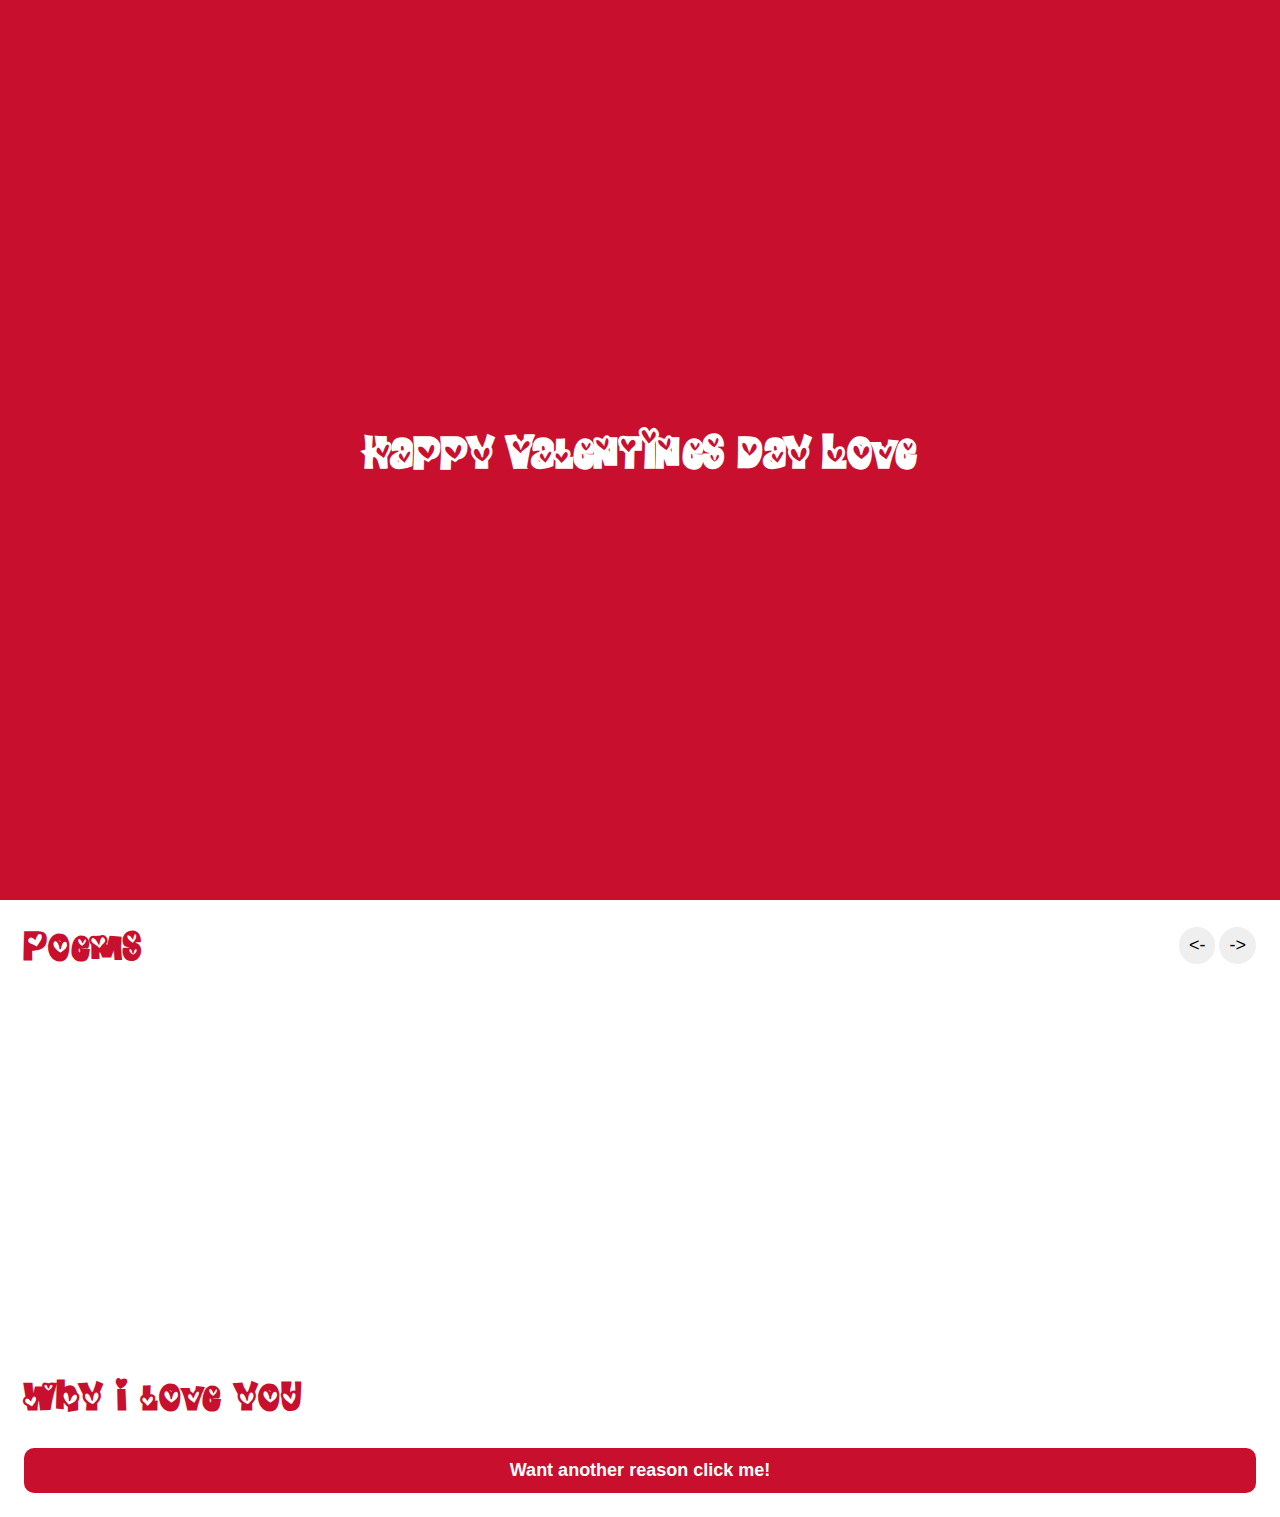
<file: index.html>
<!doctype html>
<html lang="en">
    <head>
        <meta charset="UTF-8" />
        <meta name="viewport" content="width=device-width, initial-scale=1.0" />
        <link rel="stylesheet" href="styles.css" />
        <title>To My Love</title>
    </head>
    <body>
        <section id="landing-section">
            <h1>Happy Valentines Day Love</h1>
            <div id="stacking-hearts"></div>
        </section>
        <section id="poems-section">
            <div>
                <h2>Poems</h2>
                <div>
                    <button id="previous-poem-btn"><-</button>
                    <button id="next-poem-btn">-></button>
                </div>
            </div>
            <p id="poem-container"></p>
        </section>
        <section id="love-section">
            <h2>Why I love you</h2>
            <p id="reason-for-love-container"></p>
            <button id="reason-for-love-btn">
                Want another reason click me!
            </button>
        </section>

        <script src="script.js"></script>
    </body>
</html>
</file>
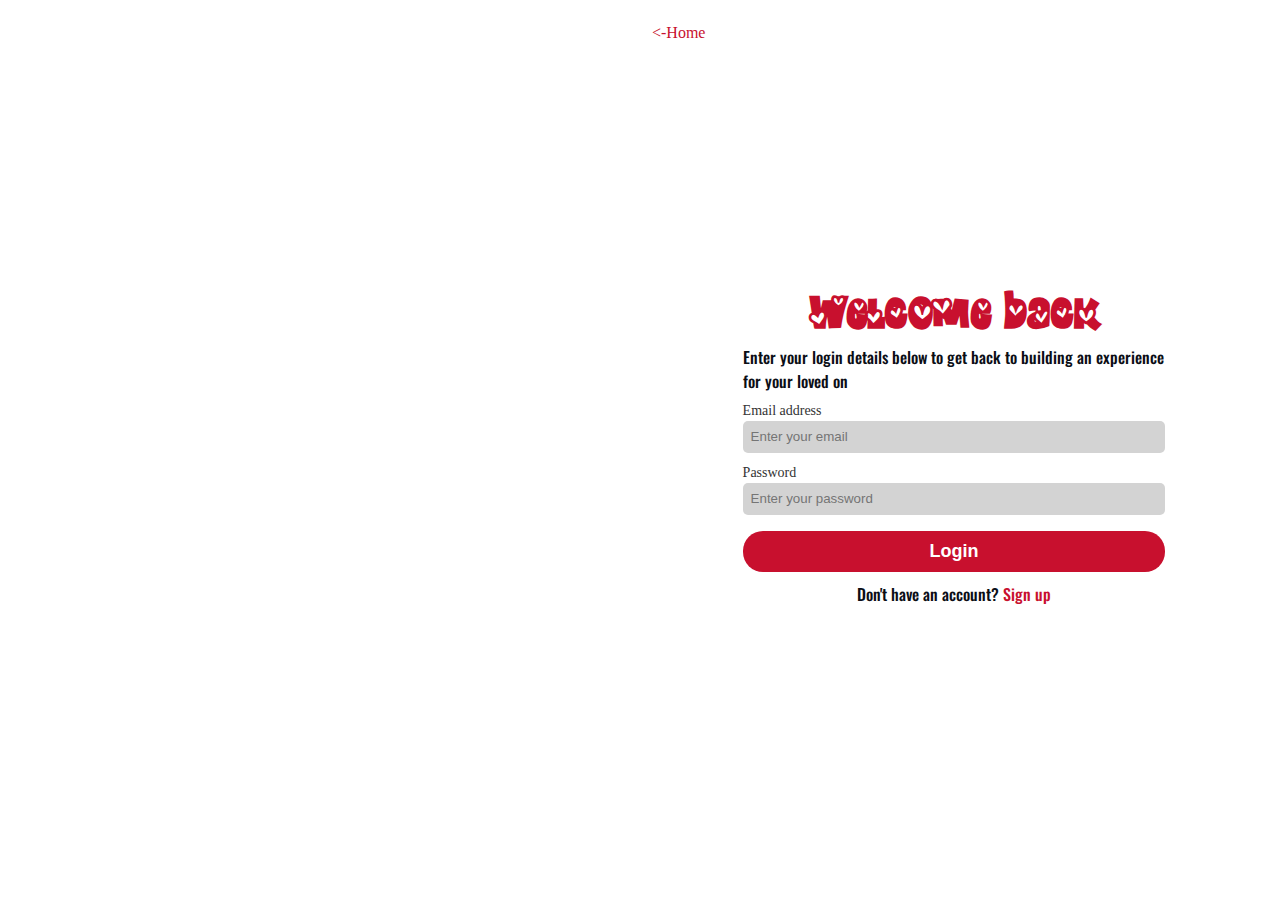
<file: dashboard.html>
<!doctype html>
<html>
  <head>
    <meta charset="UTF-8" />
    <meta name="viewport" content="width=device-width, initial-scale=1.0" />
    <link rel="stylesheet" href="/styles/base.css" />
    <link rel="stylesheet" href="/styles/dashboard.css" />
    <link rel="stylesheet" href="/styles/components.css" />
    <title>To My Love | Dashboard</title>
  </head>
  <body>
    <main>
      <nav>
        <h1>LoveBuilder</h1>
        <div>
          <button id="create-btn">+ Create</button>
          <div>
            <span id="name-text"></span>
          </div>
        </div>
      </nav>
      <section>
        <div>
          <h2>Welcome back, <span>Isaac!</span></h2>
          <p style="color: #676767">
            Ready to build something special for a special someone, family or
            just something cute for a friend?
          </p>
        </div>
        <div class="grid-layout-4">
          <div id="create-card">
            <span>+</span>
            <span>Start a new project</span>
            <span>Choose a template or start blank</span>
          </div>
        </div>
      </section>
    </main>

    <footer class="site-footer">
      <span
        >Made With Love By Isaac Shosanya |
        <a href="design-system.html">Design System</a></span
      >
    </footer>

    <div id="create-modal" class="modal-overlay" style="display: none">
      <div class="modal-content">
        <div class="modal-header">
          <h2>Create Love Message</h2>
          <button class="close-btn" id="close-modal-btn">&times;</button>
        </div>
        <div class="modal-body">
          <form id="create-form" class="styled-form">
            <div class="styled-form-group">
              <label class="styled-label" for="greeting">Greeting</label>
              <div class="styled-input-wrapper">
                <svg
                  class="input-icon"
                  width="16"
                  height="16"
                  viewBox="0 0 24 24"
                  fill="none"
                  stroke="currentColor"
                  stroke-width="2"
                  stroke-linecap="round"
                  stroke-linejoin="round"
                >
                  <path d="M20 21v-2a4 4 0 0 0-4-4H8a4 4 0 0 0-4 4v2"></path>
                  <circle cx="12" cy="7" r="4"></circle>
                </svg>

                <input
                  type="text"
                  id="greeting"
                  class="styled-input"
                  placeholder="Happy Valentines Day Love"
                  required
                />
              </div>
            </div>

            <div class="styled-form-group">
              <label class="styled-label">Poems</label>
              <div id="poems-list" class="styled-items-list"></div>
              <div class="styled-input-wrapper textarea-wrapper">
                <textarea
                  id="poem-input"
                  class="styled-input styled-textarea"
                  placeholder="Every moment with you is like a beautiful dream..."
                  rows="3"
                ></textarea>
                <span class="char-count">0/500</span>
              </div>
              <button
                type="button"
                id="add-poem-btn"
                class="styled-btn secondary-btn"
              >
                Add Poem
              </button>
            </div>

            <div class="styled-form-group">
              <label class="styled-label">Reasons for Love</label>
              <div id="reasons-list" class="styled-items-list"></div>
              <div class="styled-input-wrapper textarea-wrapper">
                <textarea
                  id="reason-input"
                  class="styled-input styled-textarea"
                  placeholder="Enter a reason..."
                  rows="3"
                ></textarea>
                <span class="char-count">0/500</span>
              </div>
              <button
                type="button"
                id="add-reason-btn"
                class="styled-btn secondary-btn"
              >
                Add Reason
              </button>
            </div>

            <div class="styled-form-group">
              <label class="styled-label" for="gift-title">Gift Title</label>
              <div class="styled-input-wrapper">
                <input
                  type="text"
                  id="gift-title"
                  class="styled-input"
                  placeholder="My Gift To You"
                  required
                />
              </div>
            </div>

            <div class="styled-form-group">
              <label class="styled-label" for="gift-desc"
                >Gift Description</label
              >
              <div class="styled-input-wrapper textarea-wrapper">
                <textarea
                  id="gift-desc"
                  class="styled-input styled-textarea"
                  placeholder="Describe your gift..."
                  required
                  rows="3"
                ></textarea>
              </div>
            </div>

            <div class="styled-form-group">
              <label class="styled-label" for="gift-image"
                >Gift Image (Image Select)</label
              >
              <div class="styled-input-wrapper">
                <svg
                  class="input-icon"
                  width="16"
                  height="16"
                  viewBox="0 0 24 24"
                  fill="none"
                  stroke="currentColor"
                  stroke-width="2"
                  stroke-linecap="round"
                  stroke-linejoin="round"
                >
                  <rect x="3" y="3" width="18" height="18" rx="2" ry="2"></rect>
                  <circle cx="8.5" cy="8.5" r="1.5"></circle>
                  <polyline points="21 15 16 10 5 21"></polyline>
                </svg>
                <select id="gift-image" class="styled-input" required>
                  <option value="/images/flower.jpg">Flower</option>
                </select>
              </div>
            </div>

            <div class="styled-form-group">
              <label class="styled-label" for="closing-text"
                >Closing Text</label
              >
              <div class="styled-input-wrapper">
                <input
                  type="text"
                  id="closing-text"
                  class="styled-input"
                  placeholder="I LOVE YOU"
                  required
                />
              </div>
            </div>

            <div class="modal-footer">
              <button type="submit" class="styled-btn primary-btn">
                Generate Shareable Page
              </button>
            </div>
          </form>

          <p
            id="success-msg"
            style="
              display: none;
              margin-top: 16px;
              color: green;
              font-weight: 600;
              text-align: center;
            "
          >
            Message generated!
            <a
              href="/preview.html"
              style="color: var(--primary-color); text-decoration: underline"
              >Click here to view</a
            >.
          </p>
        </div>
      </div>
    </div>

    <script src="/js/dashboard.js"></script>
  </body>
</html>
</file>
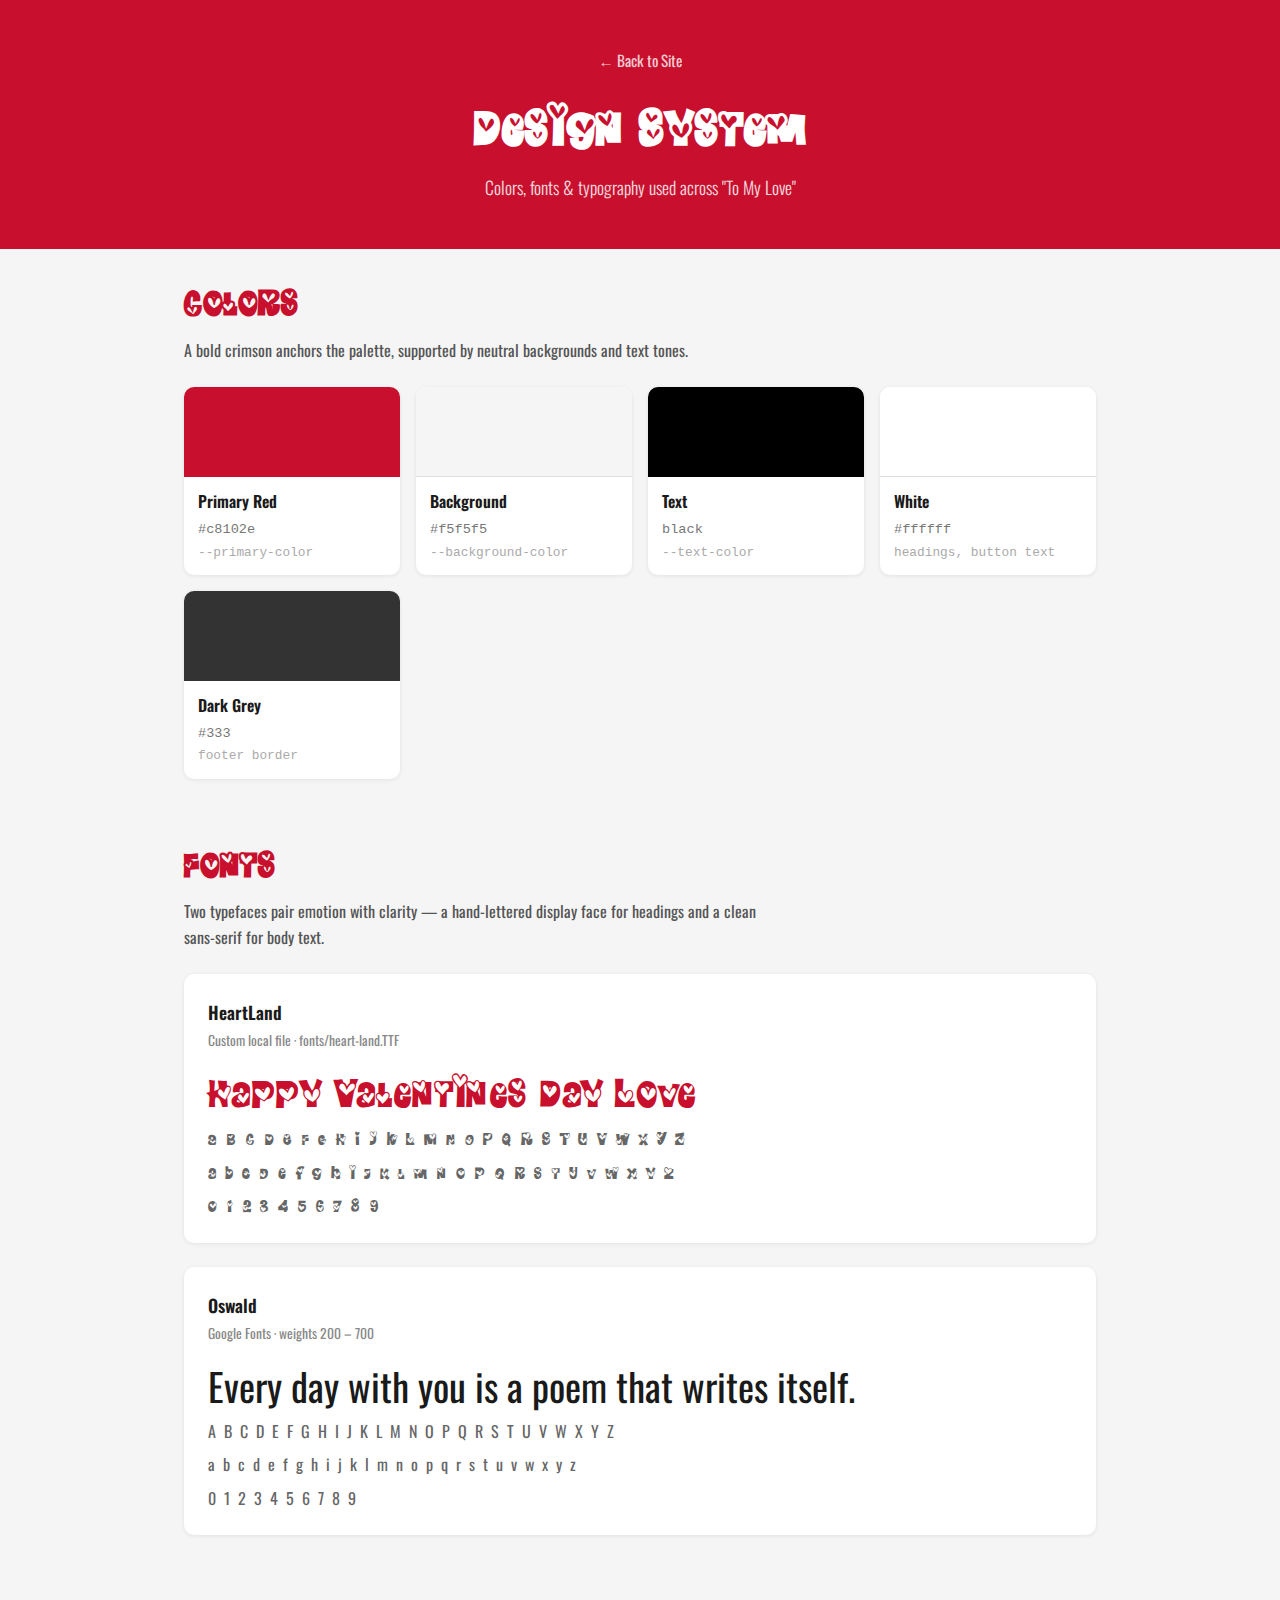
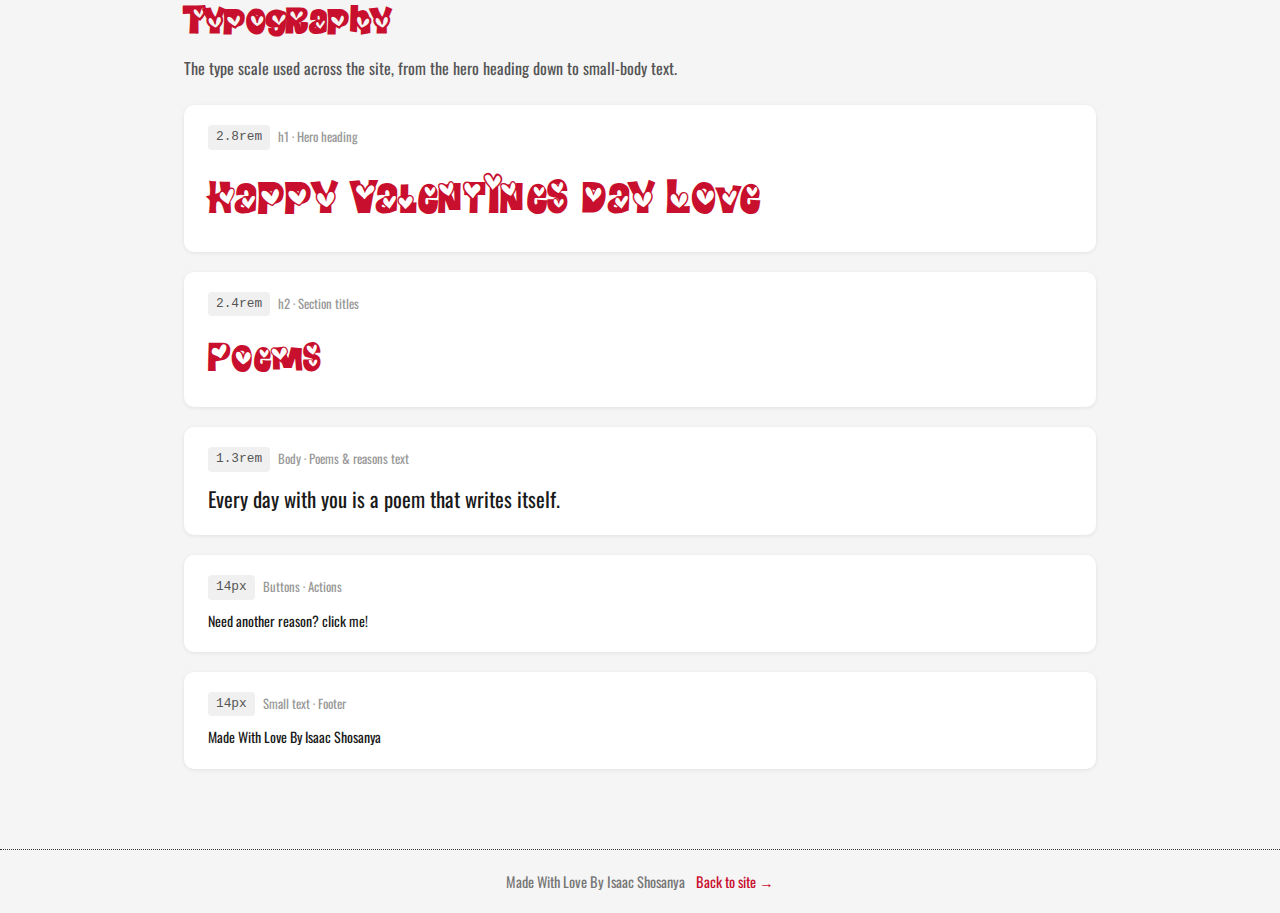
<file: design-system.html>
<!doctype html>
<html lang="en">
  <head>
    <meta charset="UTF-8" />
    <meta name="viewport" content="width=device-width, initial-scale=1.0" />
    <link rel="stylesheet" href="design-system.css" />
    <title>Design System | To My Love</title>
  </head>
  <body>
    <header class="ds-header">
      <a href="index.html" class="ds-back-link">&larr; Back to Site</a>
      <h1 class="ds-page-title">Design System</h1>
      <p class="ds-page-subtitle">
        Colors, fonts &amp; typography used across "To My Love"
      </p>
    </header>

    <main class="ds-main">
      <section class="ds-section" id="colors">
        <h2 class="ds-section-title">Colors</h2>
        <p class="ds-section-desc">
          A bold crimson anchors the palette, supported by neutral backgrounds
          and text tones.
        </p>

        <div class="ds-color-grid">
          <div class="ds-color-card">
            <div
              class="ds-color-swatch"
              style="background-color: #c8102e"
            ></div>
            <div class="ds-color-info">
              <span class="ds-color-name">Primary Red</span>
              <span class="ds-color-value">#c8102e</span>
              <span class="ds-color-var">--primary-color</span>
            </div>
          </div>
          <div class="ds-color-card">
            <div
              class="ds-color-swatch"
              style="background-color: #f5f5f5; border-bottom: 1px solid #ddd"
            ></div>
            <div class="ds-color-info">
              <span class="ds-color-name">Background</span>
              <span class="ds-color-value">#f5f5f5</span>
              <span class="ds-color-var">--background-color</span>
            </div>
          </div>
          <div class="ds-color-card">
            <div
              class="ds-color-swatch"
              style="background-color: #000000"
            ></div>
            <div class="ds-color-info">
              <span class="ds-color-name">Text</span>
              <span class="ds-color-value">black</span>
              <span class="ds-color-var">--text-color</span>
            </div>
          </div>
          <div class="ds-color-card">
            <div
              class="ds-color-swatch"
              style="background-color: #ffffff; border-bottom: 1px solid #ddd"
            ></div>
            <div class="ds-color-info">
              <span class="ds-color-name">White</span>
              <span class="ds-color-value">#ffffff</span>
              <span class="ds-color-var">headings, button text</span>
            </div>
          </div>
          <div class="ds-color-card">
            <div
              class="ds-color-swatch"
              style="background-color: #333333"
            ></div>
            <div class="ds-color-info">
              <span class="ds-color-name">Dark Grey</span>
              <span class="ds-color-value">#333</span>
              <span class="ds-color-var">footer border</span>
            </div>
          </div>
        </div>
      </section>

      <section class="ds-section" id="fonts">
        <h2 class="ds-section-title">Fonts</h2>
        <p class="ds-section-desc">
          Two typefaces pair emotion with clarity — a hand-lettered display face
          for headings and a clean sans-serif for body text.
        </p>

        <div class="ds-font-grid">
          <div class="ds-font-card">
            <p class="ds-font-card-title">HeartLand</p>
            <p class="ds-font-card-source">
              Custom local file &middot; fonts/heart-land.TTF
            </p>
            <p class="ds-font-preview ds-font-preview-heartland">
              Happy Valentines Day Love
            </p>
            <p class="ds-font-chars ds-font-preview-heartland">
              A B C D E F G H I J K L M N O P Q R S T U V W X Y Z
            </p>
            <p class="ds-font-chars ds-font-preview-heartland">
              a b c d e f g h i j k l m n o p q r s t u v w x y z
            </p>
            <p class="ds-font-chars ds-font-preview-heartland">
              0 1 2 3 4 5 6 7 8 9
            </p>
          </div>
          <div class="ds-font-card">
            <p class="ds-font-card-title">Oswald</p>
            <p class="ds-font-card-source">
              Google Fonts &middot; weights 200 &ndash; 700
            </p>
            <p class="ds-font-preview ds-font-preview-oswald">
              Every day with you is a poem that writes itself.
            </p>
            <p class="ds-font-chars ds-font-preview-oswald">
              A B C D E F G H I J K L M N O P Q R S T U V W X Y Z
            </p>
            <p class="ds-font-chars ds-font-preview-oswald">
              a b c d e f g h i j k l m n o p q r s t u v w x y z
            </p>
            <p class="ds-font-chars ds-font-preview-oswald">
              0 1 2 3 4 5 6 7 8 9
            </p>
          </div>
        </div>
      </section>

      <section class="ds-section" id="typography">
        <h2 class="ds-section-title">Typography</h2>
        <p class="ds-section-desc">
          The type scale used across the site, from the hero heading down to
          small-body text.
        </p>

        <div class="ds-type-scale">
          <div class="ds-type-row">
            <div class="ds-type-label">
              <span class="ds-type-size">2.8rem</span>
              <span class="ds-type-usage">h1 &middot; Hero heading</span>
            </div>
            <p
              class="ds-type-sample"
              style="
                font-family: &quot;HeartLand&quot;, cursive;
                font-size: 2.8rem;
                color: #c8102e;
              "
            >
              Happy Valentines Day Love
            </p>
          </div>

          <div class="ds-type-row">
            <div class="ds-type-label">
              <span class="ds-type-size">2.4rem</span>
              <span class="ds-type-usage">h2 &middot; Section titles</span>
            </div>
            <p
              class="ds-type-sample"
              style="
                font-family: &quot;HeartLand&quot;, cursive;
                font-size: 2.4rem;
                color: #c8102e;
              "
            >
              Poems
            </p>
          </div>

          <div class="ds-type-row">
            <div class="ds-type-label">
              <span class="ds-type-size">1.3rem</span>
              <span class="ds-type-usage"
                >Body &middot; Poems &amp; reasons text</span
              >
            </div>
            <p
              class="ds-type-sample"
              style="
                font-family: &quot;Oswald&quot;, sans-serif;
                font-size: 1.3rem;
              "
            >
              Every day with you is a poem that writes itself.
            </p>
          </div>

          <div class="ds-type-row">
            <div class="ds-type-label">
              <span class="ds-type-size">14px</span>
              <span class="ds-type-usage">Buttons &middot; Actions</span>
            </div>
            <p
              class="ds-type-sample"
              style="
                font-family: &quot;Oswald&quot;, sans-serif;
                font-size: 14px;
              "
            >
              Need another reason? click me!
            </p>
          </div>

          <div class="ds-type-row">
            <div class="ds-type-label">
              <span class="ds-type-size">14px</span>
              <span class="ds-type-usage">Small text &middot; Footer</span>
            </div>
            <p
              class="ds-type-sample"
              style="
                font-family: &quot;Oswald&quot;, sans-serif;
                font-size: 14px;
              "
            >
              Made With Love By Isaac Shosanya
            </p>
          </div>
        </div>
      </section>
    </main>

    <footer class="ds-footer">
      <span>Made With Love By Isaac Shosanya</span>
      <a href="index.html">Back to site &rarr;</a>
    </footer>
  </body>
</html>
</file>
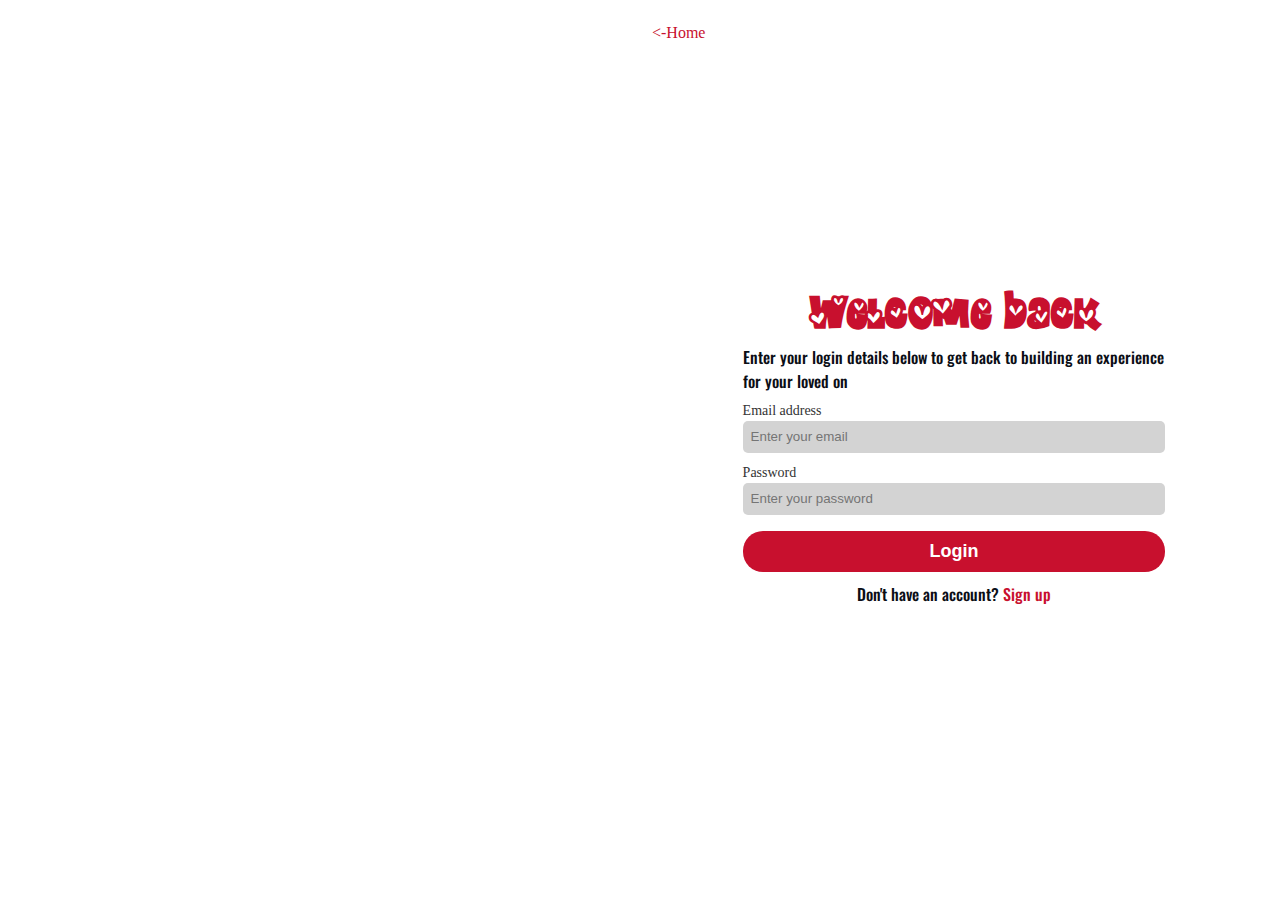
<file: login.html>
<!doctype html>
<html>
    <head>
        <meta charset="UTF-8" />
        <meta name="viewport" content="width=device-width, initial-scale=1.0" />
        <link rel="stylesheet" href="/styles/base.css" />
        <link rel="stylesheet" href="/styles/login.css" />
        <link rel="stylesheet" href="/styles/components.css" />
        <title>To My Love | Login</title>
    </head>
    <body>
        <main>
            <section id="landing-section">
                <div class="auth-img-container"></div>
                <div class="auth-form-container">
                    <a href="/" id="home-btn"> <-Home </a>
                    <h1>Welcome back</h1>
                    <p>
                        Enter your login details below to get back to building
                        an experience for your loved on
                    </p>
                    <form id="login-form" class="auth-form">
                        <div class="form-item">
                            <label>Email address</label>
                            <input
                                required
                                id="email"
                                type="email"
                                class="form-input"
                                placeholder="Enter your email"
                            />
                        </div>
                        <div class="form-item">
                            <label>Password</label>
                            <input
                                required
                                id="password"
                                type="password"
                                class="form-input"
                                placeholder="Enter your password"
                            />
                        </div>
                        <button>Login</button>
                    </form>
                    <p style="text-align: center">
                        Don't have an account?
                        <a href="sign-up.html">Sign up</a>
                    </p>
                </div>
            </section>
        </main>
        <script src="/js/login.js"></script>
    </body>
</html>
</file>
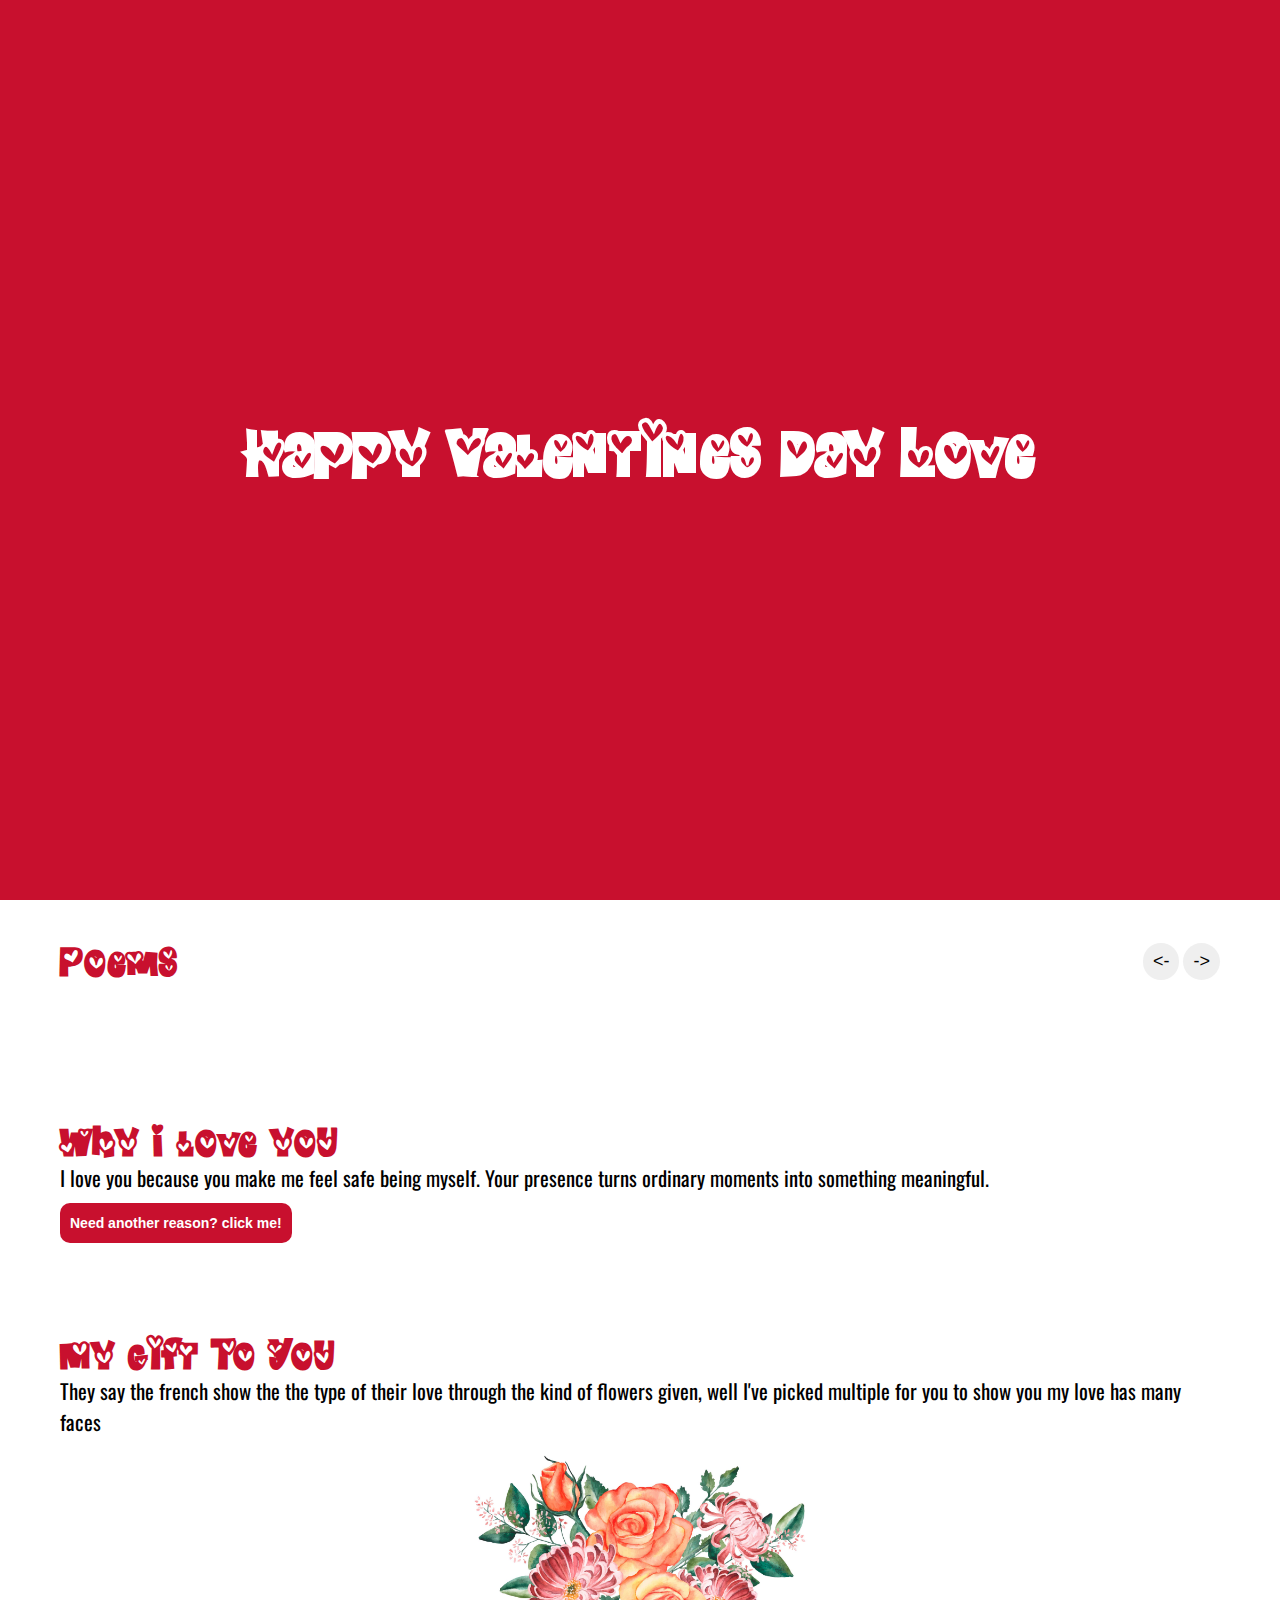
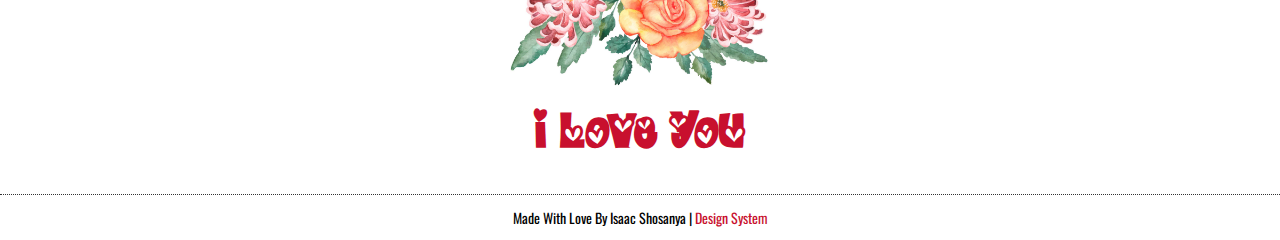
<file: preview.html>
<!doctype html>
<html lang="en">
  <head>
    <meta charset="UTF-8" />
    <meta name="viewport" content="width=device-width, initial-scale=1.0" />
    <link rel="stylesheet" href="/styles/base.css" />
    <link rel="stylesheet" href="/styles/preview.css" />
    <link rel="stylesheet" href="/styles/components.css" />
    <title>To My Love</title>
  </head>
  <body>
    <main>
      <section id="landing-section">
        <h1 id="greeting-text">Happy Valentines Day Love</h1>
        <div id="stacking-hearts"></div>
      </section>
      <section id="poems-section">
        <div>
          <h2>Poems</h2>
          <div>
            <button id="previous-poem-btn"><-</button>
            <button id="next-poem-btn">-></button>
          </div>
        </div>
        <p id="poem-container"></p>
      </section>
      <section id="love-section">
        <h2>Why I love you</h2>
        <p id="reason-for-love-container"></p>
        <button id="reason-for-love-btn">Need another reason? click me!</button>
      </section>
      <section id="gift-section">
        <div>
          <h2 id="gift-title-text">My Gift To You</h2>
          <p id="gift-desc-text">
            They say the french show the the type of their love through the kind
            of flowers given, well I've picked multiple for you to show you my
            love has many faces
          </p>
        </div>
        <img id="gift-img" src="/images/flower.jpg" />
        <h1 id="closing-text-el">I LOVE YOU</h1>
      </section>
    </main>
    <footer class="site-footer">
      <span
        >Made With Love By Isaac Shosanya |
        <a href="design-system.html">Design System</a></span
      >
    </footer>

    <script src="/js/preview.js"></script>
  </body>
</html>
</file>
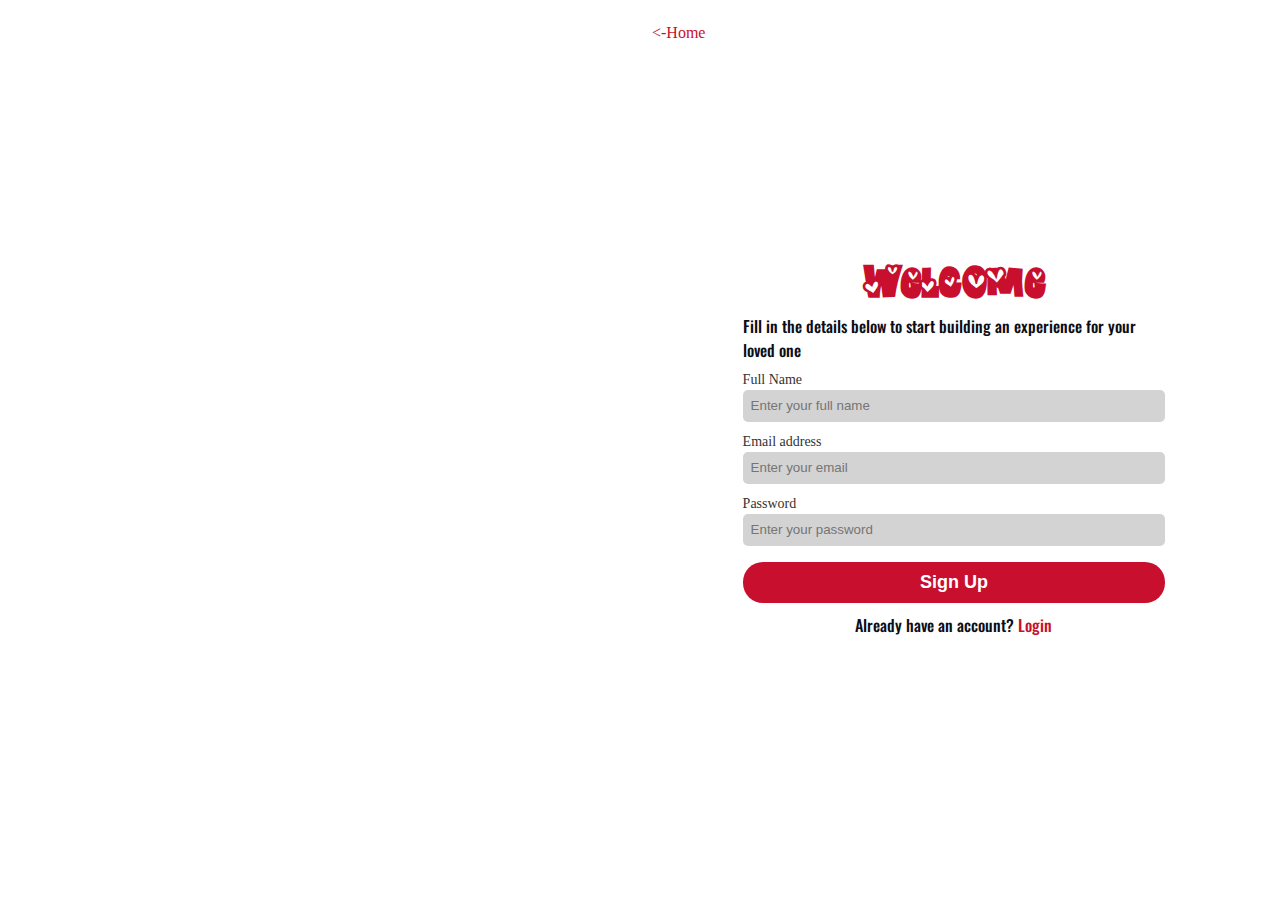
<file: sign-up.html>
<!doctype html>
<html>
    <head>
        <meta charset="UTF-8" />
        <meta name="viewport" content="width=device-width, initial-scale=1.0" />
        <link rel="stylesheet" href="/styles/base.css" />
        <link rel="stylesheet" href="/styles/login.css" />
        <link rel="stylesheet" href="/styles/components.css" />
        <title>To My Love | Sign Up</title>
    </head>
    <body>
        <main>
            <section id="landing-section">
                <div class="auth-img-container"></div>
                <div class="auth-form-container">
                    <a href="/" id="home-btn"> <-Home </a>
                    <h1>Welcome</h1>
                    <p>
                        Fill in the details below to start building an
                        experience for your loved one
                    </p>
                    <form id="sign-up-form" class="auth-form">
                        <div class="form-item">
                            <label>Full Name</label>
                            <input
                                required
                                id="fullname"
                                type="text"
                                class="form-input"
                                placeholder="Enter your full name"
                            />
                        </div>
                        <div class="form-item">
                            <label>Email address</label>
                            <input
                                required
                                id="email"
                                type="email"
                                class="form-input"
                                placeholder="Enter your email"
                            />
                        </div>
                        <div class="form-item">
                            <label>Password</label>
                            <input
                                required
                                id="password"
                                type="password"
                                class="form-input"
                                placeholder="Enter your password"
                            />
                        </div>
                        <button>Sign Up</button>
                    </form>
                    <p style="text-align: center">
                        Already have an account?
                        <a href="login.html">Login</a>
                    </p>
                </div>
            </section>
        </main>
        <script src="/js/sign-up.js"></script>
    </body>
</html>
</file>
<file: styles.css>
@import url("https://fonts.googleapis.com/css2?family=Oswald:wght@200..700&display=swap");

:root {
    --background-color: #f5f5f5;
    --text-color: black;
    --primary-color: #c8102e;
}

* {
    margin: 0;
    padding: 0;
    box-sizing: border-box;
}

html {
    scroll-behavior: smooth;
}

body {
    color: var(--text-color);
}

section {
    width: 100%;
    padding: 24px;
}

h2 {
    font-size: 2.4rem;
    letter-spacing: 1px;
    font-family: "HeartLand";
    color: var(--primary-color);
}

@font-face {
    font-style: normal;
    font-weight: normal;
    font-family: "HeartLand";
    src: url("/fonts/heart-land.TTF") format("truetype");
}

#landing-section {
    width: 100%;
    display: flex;
    padding: 16px;
    height: 100dvh;
    text-align: center;
    align-items: center;
    flex-direction: column;
    justify-content: center;
    position: relative;
    background-color: var(--primary-color);

    > h1 {
        color: white;
        font-family: "HeartLand", sans-serif;
        font-size: 2.8rem;
        z-index: 10;
    }
}

#poems-section {
    min-height: 50dvh;

    > div {
        display: flex;
        align-items: center;
        justify-content: space-between;
    }

    > p {
        margin-top: 16px;
        font-size: 1.8rem;
        font-family: "Oswald";
    }
}

#poems-section button {
    border: none;
    font-size: 18px;
    padding: 8px 10px;
    border-radius: 20px;
    /*background-color: ;*/
}

#love-section {
    > p {
        margin-top: 16px;
        font-size: 1.8rem;
        font-family: "Oswald";
    }
}

#love-section button {
    width: 100%;
    border: none;
    color: white;
    font-size: 18px;
    margin-top: 16px;
    padding: 12px 10px;
    border-radius: 10px;
    font-size: 18px;
    font-weight: 600;
    background-color: var(--primary-color);
}

#gift-section {
    display: flex;
    flex-direction: column;
    align-items: center;

    > div {
        width: 100%;

        > p {
            font-family: "Oswald";
            font-size: 1.4rem;
        }
    }

    > span {
        font-size: 3rem;
        font-family: "HeartLand";
        color: var(--primary-color);
    }
}

footer {
    display: flex;
    justify-content: center;
    padding: 12px 0;
    border-top: 1px dotted #333;
}
</file>
<file: styles/base.css>
@import url("https://fonts.googleapis.com/css2?family=Oswald:wght@200..700&display=swap");

:root {
    --text-color: black;
    --primary-color: #c8102e;
    --background-color: #f5f5f5;
    --form-bg: lightgray;
}

* {
    margin: 0;
    padding: 0;
    box-sizing: border-box;
}

html {
    scroll-behavior: smooth;
}

body {
    color: var(--text-color);
}

section {
    width: 100%;
    padding: 24px;
}

h1 {
    font-size: 2.8rem;
    color: var(--primary-color);
    font-family: "HeartLand", sans-serif;
}

h2 {
    font-size: 2.4rem;
    letter-spacing: 1px;
    font-family: "HeartLand", cursive;
    color: var(--primary-color);
}

p {
    font-size: 1.3rem;
    font-family: "Oswald", sans-serif;
}

a {
    text-decoration: none;
}

label {
    font-size: 14px;
    color: #333;
}

@font-face {
    font-style: normal;
    font-weight: normal;
    font-family: "HeartLand";
    src: url("/fonts/heart-land.TTF") format("truetype");
}

.form-item {
    display: flex;
    flex-direction: column;
    gap: 2px;
}

.auth-img-container {
    width: 50%;
    height: 100%;
}

.auth-form-container {
    width: 50%;
    height: 100%;
    display: flex;
    flex-direction: column;
    align-items: center;
    justify-content: center;
    position: relative;

    > p {
        width: 70%;
        margin: 10px 0;
        color: #0b0e16;
        font-size: 16px;
        font-weight: 500;
    }
}

.auth-form {
    width: 70%;
    display: flex;
    flex-direction: column;
    gap: 12px;
}

.form-input {
    height: 32px;
    border-radius: 5px;
    border: none;
    padding: 0 8px;
    background-color: var(--form-bg);
}

@media screen and (max-width: 768px) {
    .auth-img-container {
        display: none;
    }

    .auth-form-container {
        width: 100%;

        > p {
            width: 90%;
        }
    }

    .auth-form {
        width: 90%;
    }
}
</file>
<file: styles/dashboard.css>
main {
    min-height: 100dvh;
    background-color: #fffbf1;
}

nav {
    width: 100%;
    display: flex;
    height: 64px;
    padding: 8px 32px;
    align-items: center;
    flex-direction: row;
    justify-content: space-between;
    border-bottom: 1px var(--form-bg) solid;
    background-color: white;
}

section {
    gap: 24px;
    display: flex;
    flex-direction: column;
}

#nav-items {
    margin: 0;
    padding: 0;
    display: flex;
    list-style-type: none;
    gap: 16px;
}

#create-btn {
    border: none;
    color: white;
    padding: 8px 16px;
    display: flex;
    flex-direction: row;
    align-items: center;
    font-size: 15px;
    font-weight: 600;
    border-radius: 10px;
    background-color: var(--primary-color);
}

#create-card {
    width: 100%;
    aspect-ratio: 1.1;
    background: white;
    border: 2px var(--form-bg) dashed;
    border-radius: 16px;
    display: flex;
    flex-direction: column;
    align-items: center;
    justify-content: center;
    gap: 8px;

    > span:nth-child(1) {
        color: var(--primary-color);
        width: 80px;
        height: 80px;
        border-radius: 40px;
        background-color: #ffd2d2;
        display: flex;
        flex-direction: column;
        align-items: center;
        justify-content: center;
        font-size: 36px;
    }

    > span:nth-child(2) {
        font-size: 18px;
        font-weight: 600;
    }

    > span:nth-child(3) {
        font-size: 12px;
        color: gray;
    }
}

.modal-overlay {
    position: fixed;
    top: 0;
    left: 0;
    width: 100%;
    height: 100%;
    background: rgba(0, 0, 0, 0.5);
    display: flex;
    justify-content: center;
    align-items: center;
    z-index: 100;
}

.modal-content {
    background: white;
    width: 90%;
    max-width: 500px;
    height: 90vh;
    border-radius: 20px;
    display: flex;
    flex-direction: column;
    overflow: hidden;
    box-shadow: 0 10px 25px rgba(0, 0, 0, 0.1);
}

.modal-header {
    padding: 24px;
    display: flex;
    justify-content: space-between;
    align-items: center;
    border-bottom: 1px solid #f0f0f0;
}

.modal-header h2 {
    font-size: 1.4rem;
    color: #1f2937;
    font-family: "Oswald", sans-serif;
    letter-spacing: 0;
}

.close-btn {
    background: none;
    border: none;
    font-size: 28px;
    cursor: pointer;
    color: #6b7280;
    line-height: 1;
}

.modal-body {
    padding: 24px;
    overflow-y: auto;
    flex: 1;
}

.styled-form {
    display: flex;
    flex-direction: column;
    gap: 24px;
}

.styled-form-group {
    display: flex;
    flex-direction: column;
    gap: 8px;
}

.styled-label-row {
    display: flex;
    justify-content: space-between;
    align-items: center;
}

.styled-label {
    font-size: 14px;
    font-weight: 600;
    color: #4b5563;
}

.label-badge {
    font-size: 12px;
    font-weight: 600;
    color: #ef4444;
    cursor: pointer;
}

.styled-input-wrapper {
    position: relative;
    display: flex;
    align-items: center;
}

.textarea-wrapper {
    align-items: stretch;
}

.input-icon {
    position: absolute;
    left: 14px;
    color: #9ca3af;
}

.styled-input {
    width: 100%;
    background-color: #f8fafc;
    border: 1px solid #f1f5f9;
    border-radius: 14px;
    padding: 14px 16px;
    font-size: 15px;
    color: #1f2937;
    outline: none;
    transition:
        background-color 0.2s,
        border-color 0.2s;
    font-family: inherit;
}

.styled-input:focus {
    border-color: #cbd5e1;
    background-color: white;
}

.styled-input-wrapper .input-icon + .styled-input {
    padding-left: 42px;
}

.styled-textarea {
    resize: none;
    border-radius: 14px;
    padding-bottom: 30px;
}

.char-count {
    position: absolute;
    bottom: 12px;
    right: 16px;
    font-size: 12px;
    color: #9ca3af;
}

.styled-btn {
    padding: 14px 20px;
    border-radius: 14px;
    border: none;
    font-size: 15px;
    font-weight: 600;
    cursor: pointer;
    transition: opacity 0.2s;
}

.styled-btn:hover {
    opacity: 0.9;
}

.primary-btn {
    background-color: var(--primary-color);
    color: white;
    width: 100%;
    margin-top: 8px;
}

.secondary-btn {
    background-color: #f1f5f9;
    color: #475569;
    align-self: flex-start;
}

.styled-items-list {
    display: flex;
    flex-direction: column;
    gap: 8px;
    margin-bottom: 4px;
}

.styled-items-list .list-item {
    background-color: #f8fafc;
    border: 1px solid #e2e8f0;
    padding: 12px 16px;
    border-radius: 12px;
    display: flex;
    justify-content: space-between;
    align-items: flex-start;
}

.styled-items-list .list-item p {
    font-size: 14px;
    color: #334155;
    margin: 0;
    margin-right: 10px;
    line-height: 1.5;
}

.styled-items-list .list-item .remove-btn {
    color: var(--primary-color);
}

@media screen and (max-width: 768px) {
    nav {
        padding: 8px;
        > h1 {
            font-size: 2rem;
        }
    }

    #create-card {
        text-align: center;
        gap: 4px;
        aspect-ratio: 0.9;

        > span:nth-child(1) {
            width: 60px;
            height: 60px;
        }

        > span:nth-child(2) {
            font-size: 16px;
        }
    }
}

@media screen and (max-width: 1024px) {
    .modal-content {
        max-width: none;
    }
}
</file>
<file: styles/components.css>
.grid-layout-4 {
  display: grid;
  grid-template-columns: repeat(4, 1fr);
  grid-gap: 16px;
}

.site-nav {
  width: 100%;
  display: flex;
  height: 64px;
  padding: 8px 32px;
  align-items: center;
  justify-content: space-between;
  background-color: white;
  border-bottom: 1px solid #e5e5e5;
  position: fixed;
  top: 0;
  left: 0;
  z-index: 50;

  > h1 {
    font-size: 2rem;
  }
}

.site-nav-links {
  display: flex;
  list-style: none;
  gap: 24px;
  align-items: center;

  > li > a {
    font-size: 16px;
    font-family: "Oswald", sans-serif;
    color: var(--text-color);
    transition: color 0.2s;
  }

  > li > a:hover {
    color: var(--primary-color);
  }
}

.site-nav-links .nav-cta {
  color: white;
  padding: 8px 20px;
  border-radius: 20px;
  background-color: var(--primary-color);
  font-weight: 600;
  transition: opacity 0.2s;
}

.site-nav-links .nav-cta:hover {
  opacity: 0.9;
  color: white;
}

.site-footer {
  display: flex;
  justify-content: center;
  padding: 12px 0;
  border-top: 1px dotted #333;

  > span {
    font-size: 14px;
    font-family: "Oswald", sans-serif;
  }
}

.site-footer a {
  color: var(--primary-color);
}

@media screen and (max-width: 1024px) {
  .grid-layout-4 {
    grid-template-columns: repeat(3, 1fr);
  }
}

@media screen and (max-width: 768px) {
  .grid-layout-4 {
    grid-template-columns: repeat(2, 1fr);
  }

  .site-nav {
    padding: 8px 16px;
  }

  .site-nav-links {
    gap: 16px;
  }

  .site-nav-links > li > a {
    font-size: 14px;
  }

  .site-nav-links .nav-cta {
    padding: 6px 14px;
    font-size: 14px;
  }
}
</file>
<file: design-system.css>
@import url("https://fonts.googleapis.com/css2?family=Oswald:wght@200..700&display=swap");

@font-face {
  font-style: normal;
  font-weight: normal;
  font-family: "HeartLand";
  src: url("/fonts/heart-land.TTF") format("truetype");
}

* {
  margin: 0;
  padding: 0;
  box-sizing: border-box;
}

body {
  background-color: #f5f5f5;
  color: #1a1a1a;
  font-family: "Oswald", sans-serif;
  line-height: 1.6;
}

.ds-header {
  background-color: #c8102e;
  color: white;
  padding: 48px 24px;
  text-align: center;
}

.ds-back-link {
  display: inline-block;
  color: rgba(255, 255, 255, 0.8);
  text-decoration: none;
  font-size: 0.95rem;
  margin-bottom: 16px;
}

.ds-back-link:hover {
  color: white;
}

.ds-page-title {
  font-family: "HeartLand", cursive;
  font-size: 3rem;
  letter-spacing: 1px;
}

.ds-page-subtitle {
  margin-top: 8px;
  font-size: 1.1rem;
  font-weight: 300;
  opacity: 0.85;
}

.ds-main {
  max-width: 960px;
  margin: 0 auto;
  padding: 24px;
}

.ds-section {
  margin-bottom: 56px;
}

.ds-section-title {
  font-family: "HeartLand", cursive;
  font-size: 2.2rem;
  color: #c8102e;
  margin-bottom: 8px;
}

.ds-section-desc {
  font-size: 1rem;
  color: #555;
  margin-bottom: 24px;
  max-width: 600px;
}

.ds-color-grid {
  display: grid;
  grid-template-columns: repeat(auto-fill, minmax(200px, 1fr));
  gap: 16px;
}

.ds-color-card {
  background: white;
  border-radius: 10px;
  overflow: hidden;
  box-shadow: 0 1px 4px rgba(0, 0, 0, 0.08);
}

.ds-color-swatch {
  height: 90px;
}

.ds-color-info {
  padding: 12px 14px;
}

.ds-color-name {
  display: block;
  font-weight: 600;
  font-size: 1rem;
  margin-bottom: 4px;
}

.ds-color-value {
  display: block;
  font-size: 0.85rem;
  color: #777;
  font-family: monospace;
}

.ds-color-var {
  display: block;
  font-size: 0.8rem;
  color: #aaa;
  font-family: monospace;
  margin-top: 2px;
}

.ds-font-grid {
  display: grid;
  gap: 24px;
}

.ds-font-card {
  background: white;
  border-radius: 10px;
  padding: 24px;
  box-shadow: 0 1px 4px rgba(0, 0, 0, 0.08);
}

.ds-font-card-title {
  font-size: 1.1rem;
  font-weight: 600;
  margin-bottom: 4px;
}

.ds-font-card-source {
  font-size: 0.85rem;
  color: #888;
  margin-bottom: 16px;
}

.ds-font-preview {
  font-size: 2.4rem;
  line-height: 1.3;
  margin-bottom: 8px;
  word-break: break-word;
}

.ds-font-preview-heartland {
  font-family: "HeartLand", cursive;
  color: #c8102e;
}

.ds-font-preview-oswald {
  font-family: "Oswald", sans-serif;
  color: #1a1a1a;
}

.ds-font-chars {
  font-size: 1rem;
  color: #666;
  letter-spacing: 2px;
  margin-top: 8px;
}

.ds-type-scale {
  display: flex;
  flex-direction: column;
  gap: 20px;
}

.ds-type-row {
  background: white;
  border-radius: 10px;
  padding: 20px 24px;
  box-shadow: 0 1px 4px rgba(0, 0, 0, 0.08);
}

.ds-type-label {
  display: flex;
  flex-wrap: wrap;
  align-items: center;
  gap: 8px;
  margin-bottom: 10px;
}

.ds-type-size {
  font-size: 0.8rem;
  font-family: monospace;
  background: #f0f0f0;
  padding: 2px 8px;
  border-radius: 4px;
  color: #555;
}

.ds-type-usage {
  font-size: 0.8rem;
  color: #999;
}

.ds-type-sample {
  word-break: break-word;
}

.ds-footer {
  text-align: center;
  padding: 20px 24px;
  border-top: 1px dotted #333;
  font-size: 0.9rem;
  color: #777;
}

.ds-footer a {
  color: #c8102e;
  text-decoration: none;
  margin-left: 8px;
}

.ds-footer a:hover {
  text-decoration: underline;
}

@media (max-width: 600px) {
  .ds-page-title {
    font-size: 2.2rem;
  }

  .ds-color-grid {
    grid-template-columns: repeat(auto-fill, minmax(150px, 1fr));
  }

  .ds-font-preview {
    font-size: 1.8rem;
  }

  .ds-type-row {
    padding: 16px;
  }
}
</file>
<file: styles/login.css>
a {
    color: var(--primary-color);
}

#landing-section {
    width: 100%;
    height: 100dvh;
    display: flex;
    gap: 24px;
}

.auth-form > button {
    color: white;
    padding: 10px;
    font-weight: 600;
    font-size: 18px;
    background-color: var(--primary-color);
    border-radius: 20px;
    border: none;
    margin-top: 4px;
}

#home-btn {
    position: absolute;
    top: 0;
    left: 0;
}
</file>
<file: styles/preview.css>
#landing-section {
  width: 100%;
  display: flex;
  padding: 16px;
  height: 100dvh;
  text-align: center;
  align-items: center;
  flex-direction: column;
  justify-content: center;
  position: relative;
  background-color: var(--primary-color);

  > h1 {
    color: white;
    z-index: 10;
  }
}

#poems-section {
  min-height: 35dvh;

  > div {
    display: flex;
    align-items: center;
    justify-content: space-between;
  }

  > p {
    margin-top: 16px;
  }
}

#poems-section button {
  border: none;
  font-size: 18px;
  padding: 8px 10px;
  border-radius: 20px;
}

#love-section button {
  width: 100%;
  border: none;
  color: white;
  font-size: 14px;
  margin-top: 16px;
  padding: 12px 10px;
  border-radius: 10px;
  font-weight: 600;
  background-color: var(--primary-color);
}

#gift-section {
  display: flex;
  flex-direction: column;
  align-items: center;

  > div {
    width: 100%;
  }

  > img {
    width: 100%;
    max-width: 400px;
    height: auto;
  }

  > span {
    font-size: 2.2rem;
    font-family: "HeartLand";
    color: var(--primary-color);
  }
}

@media (min-width: 768px) {
  #poems-section {
    min-height: 20dvh;
  }

  section {
    padding: 40px 60px;
  }

  #landing-section > h1 {
    font-size: 4rem;
  }

  #love-section button {
    width: fit-content;
    margin: 10px auto;
  }
}
</file>
